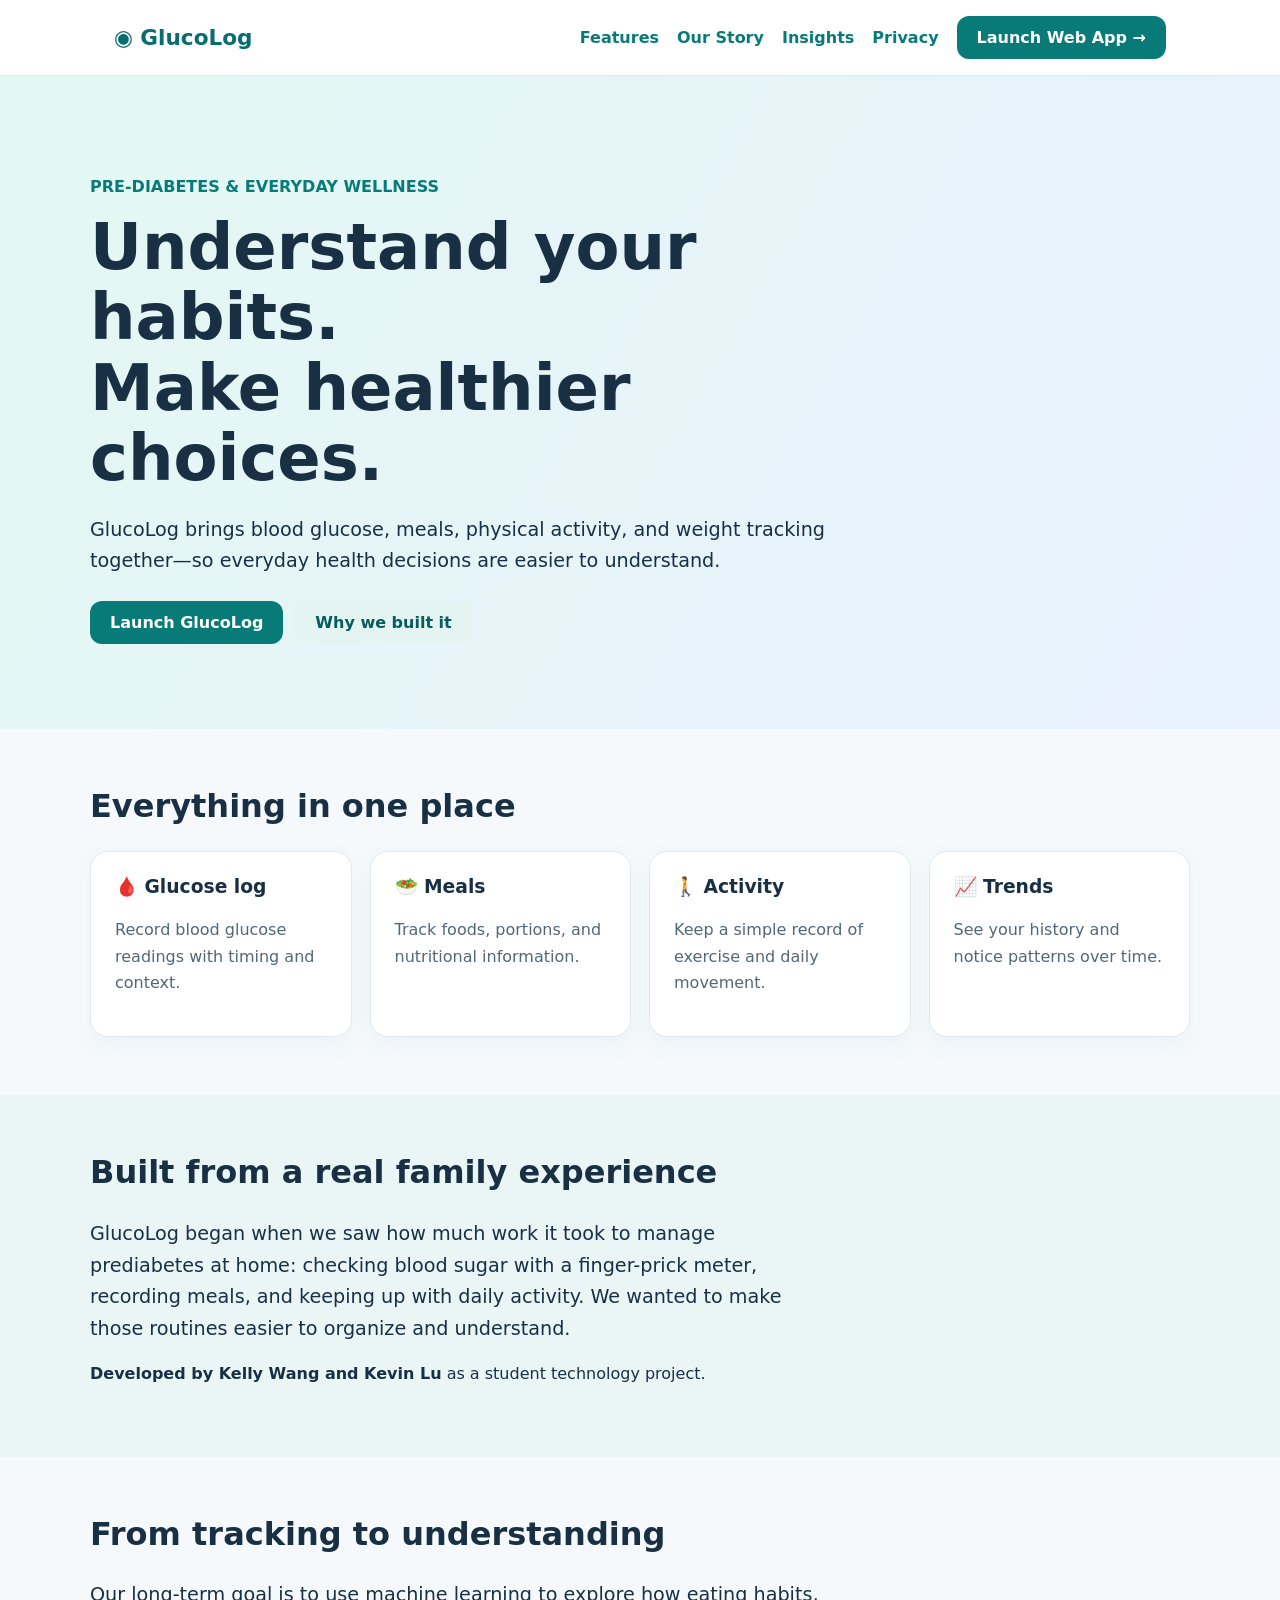
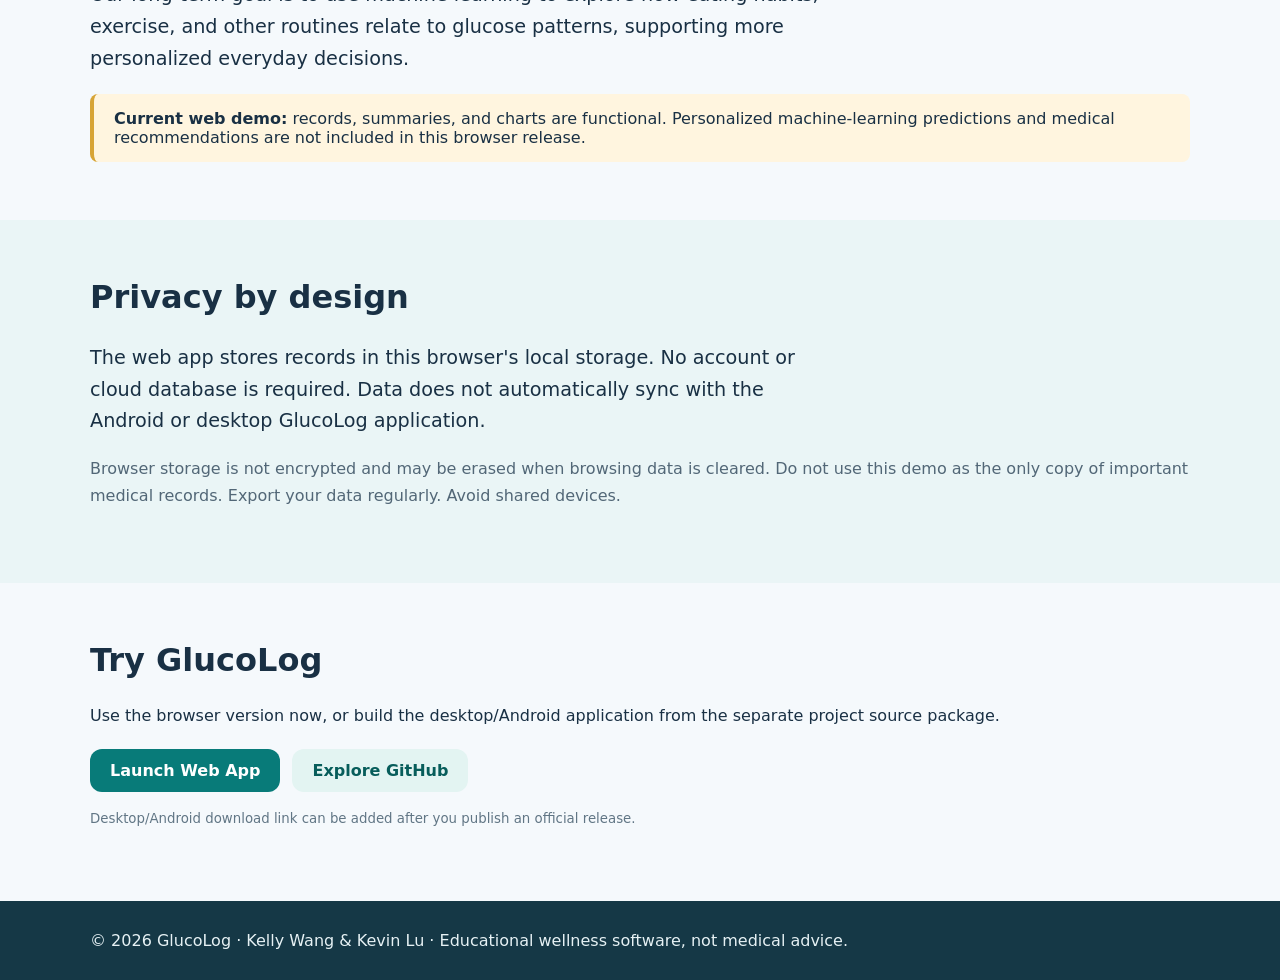
<file: index.html>
<!doctype html><html lang="en"><head><meta charset="utf-8"><meta name="viewport" content="width=device-width, initial-scale=1"><meta name="description" content="GlucoLog helps people track glucose, meals, activity and weight, and understand everyday health habits."><title>GlucoLog | Track. Understand. Improve.</title><link rel="stylesheet" href="style.css"></head><body><header><nav><a class="brand" href="index.html">◉ GlucoLog</a><div class="links"><a href="#features">Features</a><a href="#story">Our Story</a><a href="#insights">Insights</a><a href="#privacy">Privacy</a><a class="btn" href="app.html">Launch Web App →</a></div></nav></header><main><div class="hero"><div class="wrap"><p style="font-weight:750;color:#087b79">PRE-DIABETES & EVERYDAY WELLNESS</p><h1>Understand your habits.<br>Make healthier choices.</h1><p class="lead">GlucoLog brings blood glucose, meals, physical activity, and weight tracking together—so everyday health decisions are easier to understand.</p><div class="actions"><a class="btn" href="app.html">Launch GlucoLog</a><a class="btn secondary" href="#story">Why we built it</a></div></div></div><section id="features"><div class="wrap"><h2>Everything in one place</h2><div class="grid"><article class="card"><h3>🩸 Glucose log</h3><p class="muted">Record blood glucose readings with timing and context.</p></article><article class="card"><h3>🥗 Meals</h3><p class="muted">Track foods, portions, and nutritional information.</p></article><article class="card"><h3>🚶 Activity</h3><p class="muted">Keep a simple record of exercise and daily movement.</p></article><article class="card"><h3>📈 Trends</h3><p class="muted">See your history and notice patterns over time.</p></article></div></div></section><section id="story" style="background:#eaf5f6"><div class="wrap"><h2>Built from a real family experience</h2><p class="lead">GlucoLog began when we saw how much work it took to manage prediabetes at home: checking blood sugar with a finger-prick meter, recording meals, and keeping up with daily activity. We wanted to make those routines easier to organize and understand.</p><p><strong>Developed by Kelly Wang and Kevin Lu</strong> as a student technology project.</p></div></section><section id="insights"><div class="wrap"><h2>From tracking to understanding</h2><p class="lead">Our long-term goal is to use machine learning to explore how eating habits, exercise, and other routines relate to glucose patterns, supporting more personalized everyday decisions.</p><div class="note"><strong>Current web demo:</strong> records, summaries, and charts are functional. Personalized machine-learning predictions and medical recommendations are not included in this browser release.</div></div></section><section id="privacy" style="background:#eaf5f6"><div class="wrap"><h2>Privacy by design</h2><p class="lead">The web app stores records in this browser's local storage. No account or cloud database is required. Data does not automatically sync with the Android or desktop GlucoLog application.</p><p class="muted">Browser storage is not encrypted and may be erased when browsing data is cleared. Do not use this demo as the only copy of important medical records. Export your data regularly. Avoid shared devices.</p></div></section><section id="download"><div class="wrap"><h2>Try GlucoLog</h2><p>Use the browser version now, or build the desktop/Android application from the separate project source package.</p><div class="actions"><a class="btn" href="app.html">Launch Web App</a><a class="btn secondary" href="https://github.com/" rel="noopener noreferrer">Explore GitHub</a></div><p><small>Desktop/Android download link can be added after you publish an official release.</small></p></div></section></main><footer><div class="wrap">© 2026 GlucoLog · Kelly Wang & Kevin Lu · Educational wellness software, not medical advice.</div></footer></body></html>
</file>
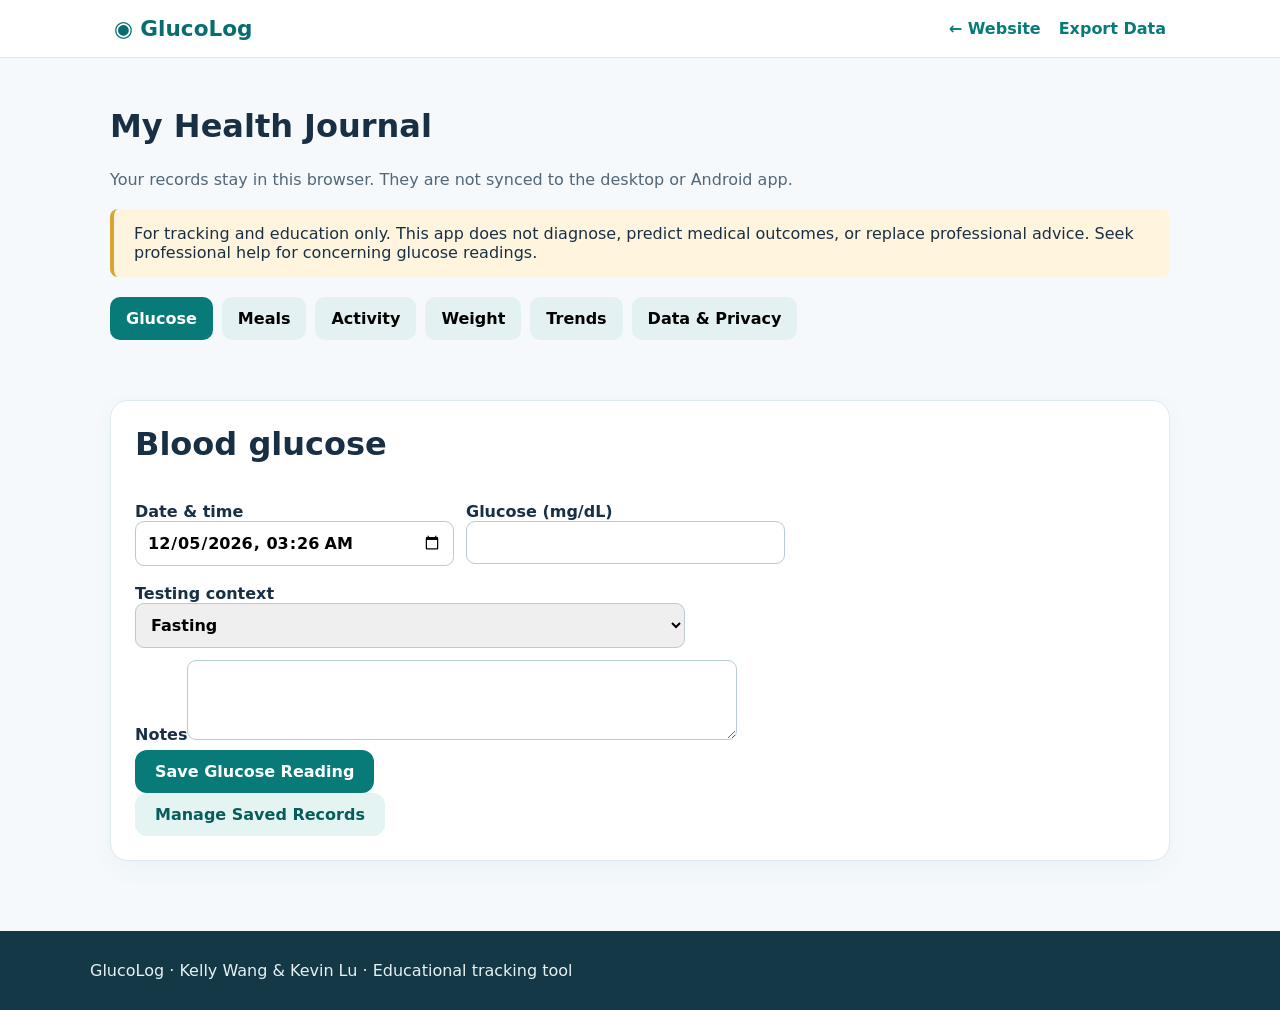
<file: app.html>
<!doctype html><html lang="en"><head><meta charset="utf-8"><meta name="viewport" content="width=device-width, initial-scale=1"><title>GlucoLog Web App</title><link rel="stylesheet" href="style.css"></head><body><header><nav><a class="brand" href="index.html">◉ GlucoLog</a><div class="links"><a href="index.html">← Website</a><a href="#data" id="exportNav">Export Data</a></div></nav></header><main class="appbody"><h1>My Health Journal</h1><p class="muted">Your records stay in this browser. They are not synced to the desktop or Android app.</p><div class="note">For tracking and education only. This app does not diagnose, predict medical outcomes, or replace professional advice. Seek professional help for concerning glucose readings.</div><div class="tabs" role="tablist" aria-label="Health sections"><button class="tab active" data-tab="glucose">Glucose</button><button class="tab" data-tab="meals">Meals</button><button class="tab" data-tab="activity">Activity</button><button class="tab" data-tab="weight">Weight</button><button class="tab" data-tab="trends">Trends</button><button class="tab" data-tab="data">Data & Privacy</button></div><p id="status" role="status" aria-live="polite"></p><section class="panel active card" id="glucose"><h2>Blood glucose</h2><form data-kind="glucose"><div class="row"><div><label>Date & time<input type="datetime-local" name="at" required></label></div><div><label>Glucose (mg/dL)<input type="number" name="value" min="1" max="1000" step="1" required></label></div></div><label>Testing context<select name="context"><option>Fasting</option><option>Before meal</option><option>After meal</option><option>Bedtime</option><option>Other</option></select></label><label>Notes<textarea name="notes" maxlength="500"></textarea></label><button class="btn" type="submit">Save Glucose Reading</button></form><button class="btn secondary toggle" data-target="glucose-records">Manage Saved Records</button><div id="glucose-records" hidden></div></section><section class="panel card" id="meals"><h2>Meals</h2><form data-kind="meals"><label>Date & time<input type="datetime-local" name="at" required></label><label>Meal<select name="meal"><option>Breakfast</option><option>Lunch</option><option>Dinner</option><option>Snack</option></select></label><label>Foods eaten<textarea name="foods" required maxlength="500" placeholder="e.g., oatmeal, banana, milk"></textarea></label><div class="row"><div><label>Carbohydrates (g, optional)<input type="number" name="carbs" min="0" max="1000" step="0.1"></label></div><div><label>Calories (optional)<input type="number" name="calories" min="0" max="10000" step="1"></label></div></div><button class="btn" type="submit">Save Meal</button></form><button class="btn secondary toggle" data-target="meals-recent">Show Recent Meals</button><div id="meals-recent" hidden></div><br><button class="btn secondary toggle" data-target="meals-records">Manage Saved Records</button><div id="meals-records" hidden></div></section><section class="panel card" id="activity"><h2>Physical activity</h2><form data-kind="activity"><label>Date & time<input type="datetime-local" name="at" required></label><label>Activity name<input name="name" required maxlength="100" placeholder="e.g., walking"></label><label>Duration (minutes)<input type="number" name="minutes" min="1" max="1440" required></label><label>Notes<textarea name="notes" maxlength="500"></textarea></label><button class="btn" type="submit">Save Activity</button></form><button class="btn secondary toggle" data-target="activity-records">Manage Saved Records</button><div id="activity-records" hidden></div></section><section class="panel card" id="weight"><h2>Weight</h2><form data-kind="weight"><label>Date & time<input type="datetime-local" name="at" required></label><label>Weight (kg)<input type="number" name="kg" min="1" max="500" step="0.1" required></label><button class="btn" type="submit">Save Weight</button></form><button class="btn secondary toggle" data-target="weight-records">Manage Saved Records</button><div id="weight-records" hidden></div></section><section class="panel card" id="trends"><h2>Health trends</h2><div id="summary" class="grid"></div><h3>Glucose readings over time</h3><canvas id="chart" width="850" height="320" role="img" aria-label="Glucose readings trend chart"></canvas><p class="muted">Descriptive trends only. No machine-learning predictions or treatment recommendations.</p></section><section class="panel card" id="data"><h2>Data and privacy</h2><p>Records are saved only in this browser's local storage, without encryption. Clearing browser data may erase them. Export a backup before clearing storage.</p><div class="toolbar"><button class="btn" id="export">Export JSON Backup</button><label style="margin:0">Import JSON Backup<input id="import" type="file" accept="application/json,.json"></label></div><button class="btn danger" id="clear">Delete All Local Records</button><p class="muted">Import replaces existing browser records after confirmation. The exported file contains personal health information: store it securely.</p></section></main><footer><div class="wrap">GlucoLog · Kelly Wang & Kevin Lu · Educational tracking tool</div></footer><script src="app.js"></script></body></html>
</file>
<file: style.css>
:root{font-family:Inter,system-ui,-apple-system,Segoe UI,sans-serif;color:#193044;background:#f5f9fc}*{box-sizing:border-box}body{margin:0}a{color:#087b79}header{background:#fff;border-bottom:1px solid #dde9ed;position:sticky;top:0;z-index:2}nav{max-width:1100px;margin:auto;padding:16px 24px;display:flex;align-items:center;justify-content:space-between;gap:15px;flex-wrap:wrap}.brand{font-size:1.35rem;font-weight:800;color:#086d70;text-decoration:none}.links{display:flex;gap:18px;flex-wrap:wrap;align-items:center}.links a{text-decoration:none;font-weight:600}.btn{display:inline-block;background:#087b79;color:white!important;padding:12px 20px;border-radius:12px;border:0;cursor:pointer;text-decoration:none;font-weight:700}.btn.secondary{background:#e3f4f2;color:#075d5b!important}.hero{background:linear-gradient(120deg,#e3f8f2,#e9f1ff);padding:85px 24px}.wrap{max-width:1100px;margin:auto}.hero h1{font-size:clamp(2.5rem,5vw,4.5rem);line-height:1.1;max-width:850px;margin:0 0 20px}.lead{font-size:1.2rem;max-width:740px;line-height:1.65}.actions{display:flex;gap:12px;flex-wrap:wrap;margin-top:24px}section{padding:58px 24px}h2{font-size:2rem;margin-top:0}.grid{display:grid;grid-template-columns:repeat(auto-fit,minmax(220px,1fr));gap:18px}.card{background:white;border:1px solid #e0eaee;border-radius:18px;padding:24px;box-shadow:0 8px 24px #1a57600b}.card h3{margin-top:0}.muted{color:#526777;line-height:1.65}.note{background:#fff5df;border-left:4px solid #d7a435;padding:15px 20px;border-radius:8px}footer{background:#153846;color:#e6f1f4;padding:30px 24px}footer a{color:#a4e9e3}.appbody{padding:28px 20px 70px;max-width:1100px;margin:auto}.tabs{display:flex;gap:9px;flex-wrap:wrap;margin:20px 0}.tab{background:#e4f1f3;border:0;padding:12px 16px;border-radius:10px;cursor:pointer;font-weight:700}.tab.active{background:#087b79;color:white}.panel{display:none}.panel.active{display:block}label{display:block;margin:12px 0 6px;font-weight:650}input,select,textarea{width:100%;max-width:550px;padding:11px;border:1px solid #b7cbd3;border-radius:9px;font:inherit}textarea{min-height:80px}button{font:inherit}form{max-width:650px}.row{display:flex;gap:12px;flex-wrap:wrap}.row>div{flex:1;min-width:190px}table{border-collapse:collapse;width:100%;font-size:.93rem}th,td{text-align:left;padding:11px 9px;border-bottom:1px solid #e1e8ec}table{display:block;overflow-x:auto}small{color:#617685}.toolbar{display:flex;gap:9px;flex-wrap:wrap;margin:15px 0}.danger{background:#ad3b42}.success{color:#086d70;font-weight:700}canvas{width:100%;max-width:850px;background:white;border-radius:12px}#status{min-height:1.5em}@media(max-width:600px){.hero{padding:55px 22px}section{padding:40px 20px}}
</file>
